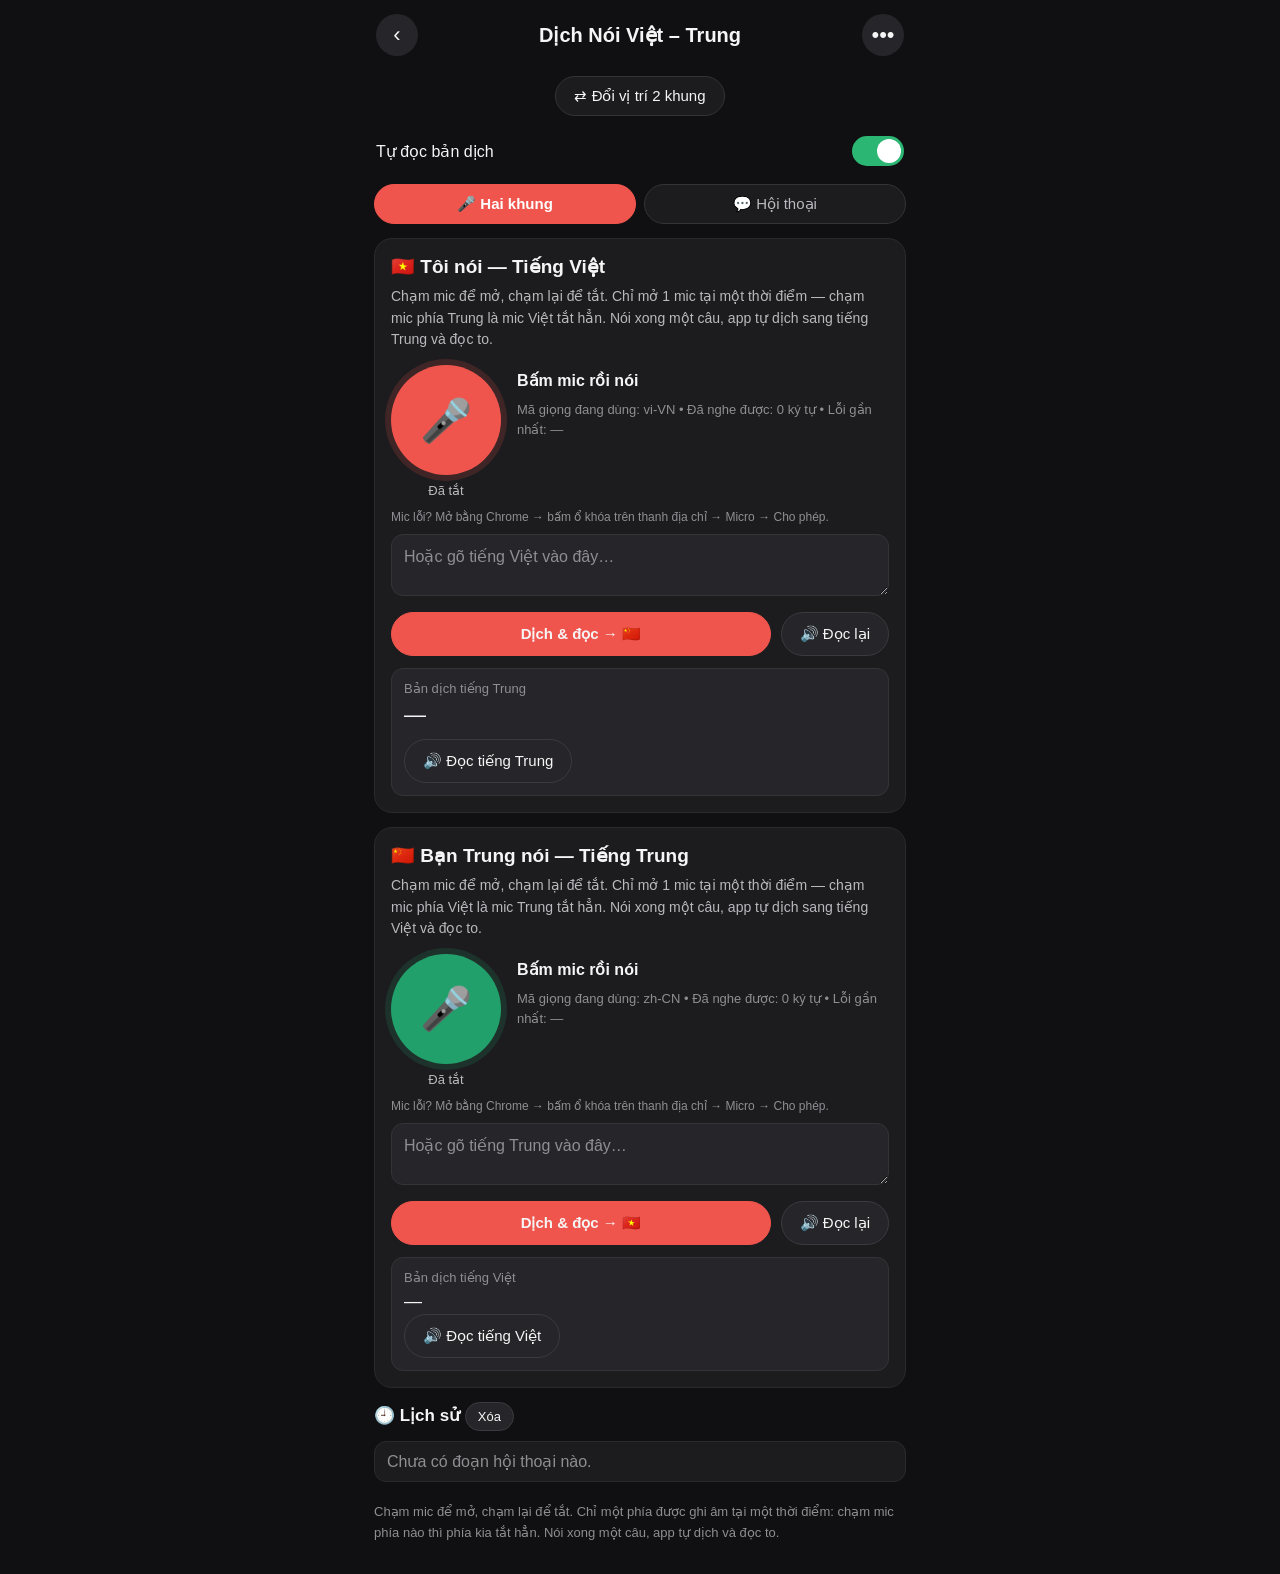
<file: index.html>
<!DOCTYPE html>
<html lang="vi">
<head>
<meta charset="UTF-8">
<meta name="viewport" content="width=device-width, initial-scale=1, viewport-fit=cover">
<title>Dịch Nói Việt – Trung</title>
<link rel="manifest" href="manifest.json">
<meta name="theme-color" content="#101012">
<meta name="description" content="Ghi âm, dịch và đọc to tiếng Việt – tiếng Trung, hai chiều.">
<link rel="stylesheet" href="styles.css">
</head>
<body>
<header class="app-header">
  <button id="backBtn" class="icon-btn" aria-label="Quay lại">‹</button>
  <h1>Dịch Nói Việt – Trung</h1>
  <button id="menuBtn" class="icon-btn" aria-label="Thêm">•••</button>
</header>

<main>
  <button id="swapBtn" class="swap-btn">⇄ Đổi vị trí 2 khung</button>

  <div class="toggles">
    <label class="switch-row"><span>Tự đọc bản dịch</span><span class="switch"><input type="checkbox" id="autoSpeak" checked><span class="slider"></span></span></label>
  </div>

  <p id="installHint" class="hint" hidden>📲 Muốn dùng như app: bấm menu Chrome (⋮) → “Thêm vào Màn hình chính”.</p>
  <p id="insecureWarn" class="warn" hidden>⚠️ Bạn đang mở file đã tải về, không phải link web — micro sẽ không chạy. Hãy mở bằng link https trong Chrome.</p>

  <div class="mode-switch">
    <button id="modePanelsBtn" class="mode-btn active">🎤 Hai khung</button>
    <button id="modeConvBtn" class="mode-btn">💬 Hội thoại</button>
  </div>

  <section class="panel" id="convSection" hidden>
    <h2>💬 Hội thoại tự động</h2>
    <p class="panel-desc">Để điện thoại ở giữa hai người, bấm mic một lần rồi cứ nói chuyện tự nhiên. App tự nghe, tự nhận biết câu đó là tiếng Việt hay tiếng Trung, dịch rồi đọc to — không cần bấm gì thêm. Người này nói xong thì người kia nói tiếp.</p>
    <div class="mic-zone">
      <div class="mic-col">
        <button class="mic mic-conv" id="convMic" aria-label="Bắt đầu hội thoại">🎤</button>
        <div class="mic-tag" id="convMicTag">Đã tắt</div>
      </div>
      <div class="mic-info">
        <div class="mic-status" id="convStatus">Bấm mic để bắt đầu hội thoại</div>
        <div class="wave wave-conv" id="waveConv" aria-hidden="true"><i></i><i></i><i></i><i></i><i></i></div>
        <div class="diag">App chỉ nghe được 1 thứ tiếng tại một thời điểm nên sẽ tự đổi qua lại giữa tiếng Việt và tiếng Trung sau mỗi câu. Nếu một câu bị nghe sót, nói lại câu đó giúp app.</div>
      </div>
    </div>
    <ul class="conv-list" id="convList"></ul>
  </section>

  <div id="panels">
    <section class="panel" id="panel-vi">
      <h2>🇻🇳 Tôi nói — Tiếng Việt</h2>
      <p class="panel-desc">Chạm mic để mở, chạm lại để tắt. Chỉ mở 1 mic tại một thời điểm — chạm mic phía Trung là mic Việt tắt hẳn. Nói xong một câu, app tự dịch sang tiếng Trung và đọc to.</p>
      <div class="mic-zone">
        <div class="mic-col">
          <button class="mic mic-vi" id="micVi" aria-label="Ghi âm tiếng Việt">🎤</button>
          <div class="mic-tag" id="micTagVi">Đã tắt</div>
        </div>
        <div class="mic-info">
          <div class="mic-status" id="statusVi">Bấm mic rồi nói</div>
          <div class="wave" id="waveVi" aria-hidden="true"><i></i><i></i><i></i><i></i><i></i></div>
          <div class="diag" id="diagVi">Mã giọng đang dùng: vi-VN • Đã nghe được: 0 ký tự • Lỗi gần nhất: —</div>
        </div>
      </div>
      <p class="mic-tip">Mic lỗi? Mở bằng Chrome → bấm ổ khóa trên thanh địa chỉ → Micro → Cho phép.</p>
      <textarea id="textVi" rows="2" placeholder="Hoặc gõ tiếng Việt vào đây…"></textarea>
      <div class="actions">
        <button id="goVi" class="btn primary">Dịch &amp; đọc → 🇨🇳</button>
        <button id="speakVi" class="btn">🔊 Đọc lại</button>
      </div>
      <div class="result">
        <div class="label">Bản dịch tiếng Trung</div>
        <div class="zh" id="zhOut">—</div>
        <div class="pinyin" id="pinyinOut"></div>
        <button id="speakZh" class="btn">🔊 Đọc tiếng Trung</button>
      </div>
    </section>

    <section class="panel" id="panel-zh">
      <h2>🇨🇳 Bạn Trung nói — Tiếng Trung</h2>
      <p class="panel-desc">Chạm mic để mở, chạm lại để tắt. Chỉ mở 1 mic tại một thời điểm — chạm mic phía Việt là mic Trung tắt hẳn. Nói xong một câu, app tự dịch sang tiếng Việt và đọc to.</p>
      <div class="mic-zone">
        <div class="mic-col">
          <button class="mic mic-zh" id="micZh" aria-label="Ghi âm tiếng Trung">🎤</button>
          <div class="mic-tag" id="micTagZh">Đã tắt</div>
        </div>
        <div class="mic-info">
          <div class="mic-status" id="statusZh">Bấm mic rồi nói</div>
          <div class="wave wave-zh" id="waveZh" aria-hidden="true"><i></i><i></i><i></i><i></i><i></i></div>
          <div class="diag" id="diagZh">Mã giọng đang dùng: zh-CN • Đã nghe được: 0 ký tự • Lỗi gần nhất: —</div>
        </div>
      </div>
      <p class="mic-tip">Mic lỗi? Mở bằng Chrome → bấm ổ khóa trên thanh địa chỉ → Micro → Cho phép.</p>
      <textarea id="textZh" rows="2" placeholder="Hoặc gõ tiếng Trung vào đây…"></textarea>
      <div class="actions">
        <button id="goZh" class="btn primary">Dịch &amp; đọc → 🇻🇳</button>
        <button id="speakZh2" class="btn">🔊 Đọc lại</button>
      </div>
      <div class="result">
        <div class="label">Bản dịch tiếng Việt</div>
        <div class="vi" id="viOut">—</div>
        <button id="speakVi2" class="btn">🔊 Đọc tiếng Việt</button>
      </div>
    </section>
  </div>

  <section class="history">
    <h2>🕘 Lịch sử <button id="clearHist" class="btn small">Xóa</button></h2>
    <ul id="histList"></ul>
  </section>

  <p class="foot-note">Chạm mic để mở, chạm lại để tắt. Chỉ một phía được ghi âm tại một thời điểm: chạm mic phía nào thì phía kia tắt hẳn. Nói xong một câu, app tự dịch và đọc to.</p>
</main>

<script src="app.js"></script>
<script>
if ('serviceWorker' in navigator) { navigator.serviceWorker.register('sw.js').catch(function(){}); }
window.addEventListener('beforeinstallprompt', function(){ document.getElementById('installHint').hidden = false; });
document.getElementById('backBtn').onclick = function(){ history.back(); };
document.getElementById('menuBtn').onclick = function(){ var h = document.getElementById('installHint'); h.hidden = !h.hidden; };
</script>
</body>
</html>
</file>
<file: styles.css>
* { box-sizing: border-box; }
body { margin: 0; font-family: -apple-system, "Segoe UI", Roboto, Arial, sans-serif; background: #101012; color: #f5f5f5; }
.app-header { display: flex; align-items: center; justify-content: space-between; gap: 10px; max-width: 560px; margin: 0 auto; padding: 14px 16px 4px; }
.app-header h1 { margin: 0; font-size: 20px; font-weight: 700; text-align: center; flex: 1; }
.icon-btn { width: 42px; height: 42px; border-radius: 50%; border: none; background: #26262a; color: #f5f5f5; font-size: 22px; line-height: 1; cursor: pointer; flex-shrink: 0; }
main { max-width: 560px; margin: 0 auto; padding: 8px 14px 30px; }
.swap-btn { display: block; margin: 8px auto 12px; background: #1c1c1f; color: #f5f5f5; border: 1px solid #333338; border-radius: 999px; padding: 10px 18px; font-size: 15px; cursor: pointer; }
.toggles { margin-bottom: 4px; }
.switch-row { display: flex; align-items: center; justify-content: space-between; padding: 8px 2px; font-size: 16px; cursor: pointer; }
.switch { position: relative; display: inline-block; width: 52px; height: 30px; flex-shrink: 0; }
.switch input { opacity: 0; width: 0; height: 0; }
.slider { position: absolute; inset: 0; background: #3a3a3f; border-radius: 999px; transition: .2s; }
.slider:before { content: ""; position: absolute; width: 24px; height: 24px; left: 3px; top: 3px; background: #fff; border-radius: 50%; transition: .2s; }
.switch input:checked + .slider { background: #2bb673; }
.switch input:checked + .slider:before { transform: translateX(22px); }
.hint { background: #26262a; border: 1px solid #333338; border-radius: 10px; padding: 8px 10px; font-size: 13px; margin: 10px 0 0; color: #d7d7db; }
.warn { background: #3a2f00; border: 1px solid #8a6d00; color: #ffe08a; border-radius: 10px; padding: 8px 10px; font-size: 13px; margin: 10px 0 0; }
.panel { background: #1c1c1f; border: 1px solid #2a2a2e; border-radius: 18px; padding: 16px; margin: 14px 0; }
.panel h2 { margin: 0 0 8px; font-size: 19px; }
.panel-desc { color: #b9b9be; font-size: 14px; line-height: 1.55; margin: 0 0 14px; }
.mic-zone { display: flex; gap: 16px; align-items: flex-start; }
.mic-col { display: flex; flex-direction: column; align-items: center; gap: 8px; flex-shrink: 0; }
.mic { width: 110px; height: 110px; border-radius: 50%; border: none; font-size: 42px; color: #fff; cursor: pointer; background: #f0554d; box-shadow: 0 0 0 6px rgba(240,85,77,.16); }
.mic-zh { background: #22a06b; box-shadow: 0 0 0 6px rgba(34,160,107,.16); }
.mic:active { transform: scale(.96); }
.mic.listening { animation: pulseVi 1.4s infinite; }
.mic-zh.listening { animation: pulseZh 1.4s infinite; }
@keyframes pulseVi { 0% { box-shadow: 0 0 0 6px rgba(240,85,77,.28); } 70% { box-shadow: 0 0 0 20px rgba(240,85,77,0); } 100% { box-shadow: 0 0 0 6px rgba(240,85,77,0); } }
@keyframes pulseZh { 0% { box-shadow: 0 0 0 6px rgba(34,160,107,.28); } 70% { box-shadow: 0 0 0 20px rgba(34,160,107,0); } 100% { box-shadow: 0 0 0 6px rgba(34,160,107,0); } }
.mic-tag { font-size: 13px; color: #b9b9be; }
.mic-info { flex: 1; min-width: 0; padding-top: 4px; }
.mic-status { font-size: 16px; font-weight: 700; line-height: 1.45; }
.wave { display: none; gap: 3px; align-items: flex-end; height: 22px; margin: 10px 0 2px; }
.wave.on { display: flex; }
.wave i { width: 4px; border-radius: 2px; background: #f0554d; animation: wv .9s ease-in-out infinite; }
.wave-zh i { background: #22a06b; }
.wave i:nth-child(1) { height: 10px; animation-delay: 0s; }
.wave i:nth-child(2) { height: 18px; animation-delay: .15s; }
.wave i:nth-child(3) { height: 12px; animation-delay: .3s; }
.wave i:nth-child(4) { height: 20px; animation-delay: .45s; }
.wave i:nth-child(5) { height: 9px; animation-delay: .6s; }
@keyframes wv { 0%, 100% { transform: scaleY(.4); } 50% { transform: scaleY(1); } }
.diag { font-size: 13px; color: #8e8e93; line-height: 1.55; margin-top: 8px; }
.mic-tip { font-size: 12px; color: #8e8e93; margin: 12px 0 10px; }
textarea { width: 100%; background: #26262a; border: 1px solid #333338; color: #f5f5f5; border-radius: 12px; padding: 12px; font-size: 16px; resize: vertical; font-family: inherit; }
textarea::placeholder { color: #8e8e93; }
.actions { display: flex; gap: 10px; margin: 12px 0; }
.btn { border: 1px solid #3a3a3f; background: #26262a; color: #f5f5f5; border-radius: 999px; padding: 12px 18px; font-size: 15px; cursor: pointer; }
.btn.primary { background: #f0554d; border-color: #f0554d; font-weight: 700; flex: 1; }
.btn.small { padding: 6px 12px; font-size: 13px; }
.result { background: #26262a; border: 1px solid #333338; border-radius: 12px; padding: 12px; }
.result .label { font-size: 13px; color: #8e8e93; margin-bottom: 4px; }
.zh { font-size: 22px; line-height: 1.4; }
.vi { font-size: 18px; line-height: 1.4; }
.pinyin { font-size: 14px; color: #8e8e93; margin: 4px 0 8px; font-style: italic; }
.history h2 { font-size: 17px; margin: 4px 0 10px; }
.history ul { list-style: none; padding: 0; margin: 0 0 20px; }
.history li { background: #1c1c1f; border: 1px solid #2a2a2e; border-radius: 12px; padding: 10px 12px; margin-bottom: 8px; cursor: pointer; }
.history .h-src { font-size: 14px; color: #b9b9be; }
.history .h-dst { font-size: 16px; font-weight: 600; }
.history .empty { color: #8e8e93; cursor: default; }
.foot-note { color: #8e8e93; font-size: 13px; line-height: 1.6; margin: 4px 0 0; }
.mode-switch { display: flex; gap: 8px; margin: 10px 0 4px; }
.mode-btn { flex: 1; background: #1c1c1f; color: #b9b9be; border: 1px solid #333338; border-radius: 999px; padding: 10px 12px; font-size: 15px; cursor: pointer; }
.mode-btn.active { background: #f0554d; border-color: #f0554d; color: #fff; font-weight: 700; }
.mic-conv { background: #7c5cff; box-shadow: 0 0 0 6px rgba(124,92,255,.16); }
.mic-conv.listening { animation: pulseConv 1.4s infinite; }
@keyframes pulseConv { 0% { box-shadow: 0 0 0 6px rgba(124,92,255,.28); } 70% { box-shadow: 0 0 0 20px rgba(124,92,255,0); } 100% { box-shadow: 0 0 0 6px rgba(124,92,255,0); } }
.wave-conv i { background: #7c5cff; }
.conv-list { list-style: none; padding: 0; margin: 14px 0 0; }
.conv-list li { background: #26262a; border: 1px solid #333338; border-radius: 12px; padding: 10px 12px; margin-bottom: 8px; }
.conv-list .c-who { font-size: 13px; color: #8e8e93; margin-bottom: 2px; }
.conv-list .c-src { font-size: 16px; }
.conv-list .c-dst { font-size: 16px; font-weight: 600; color: #7dd8a8; }
</file>
